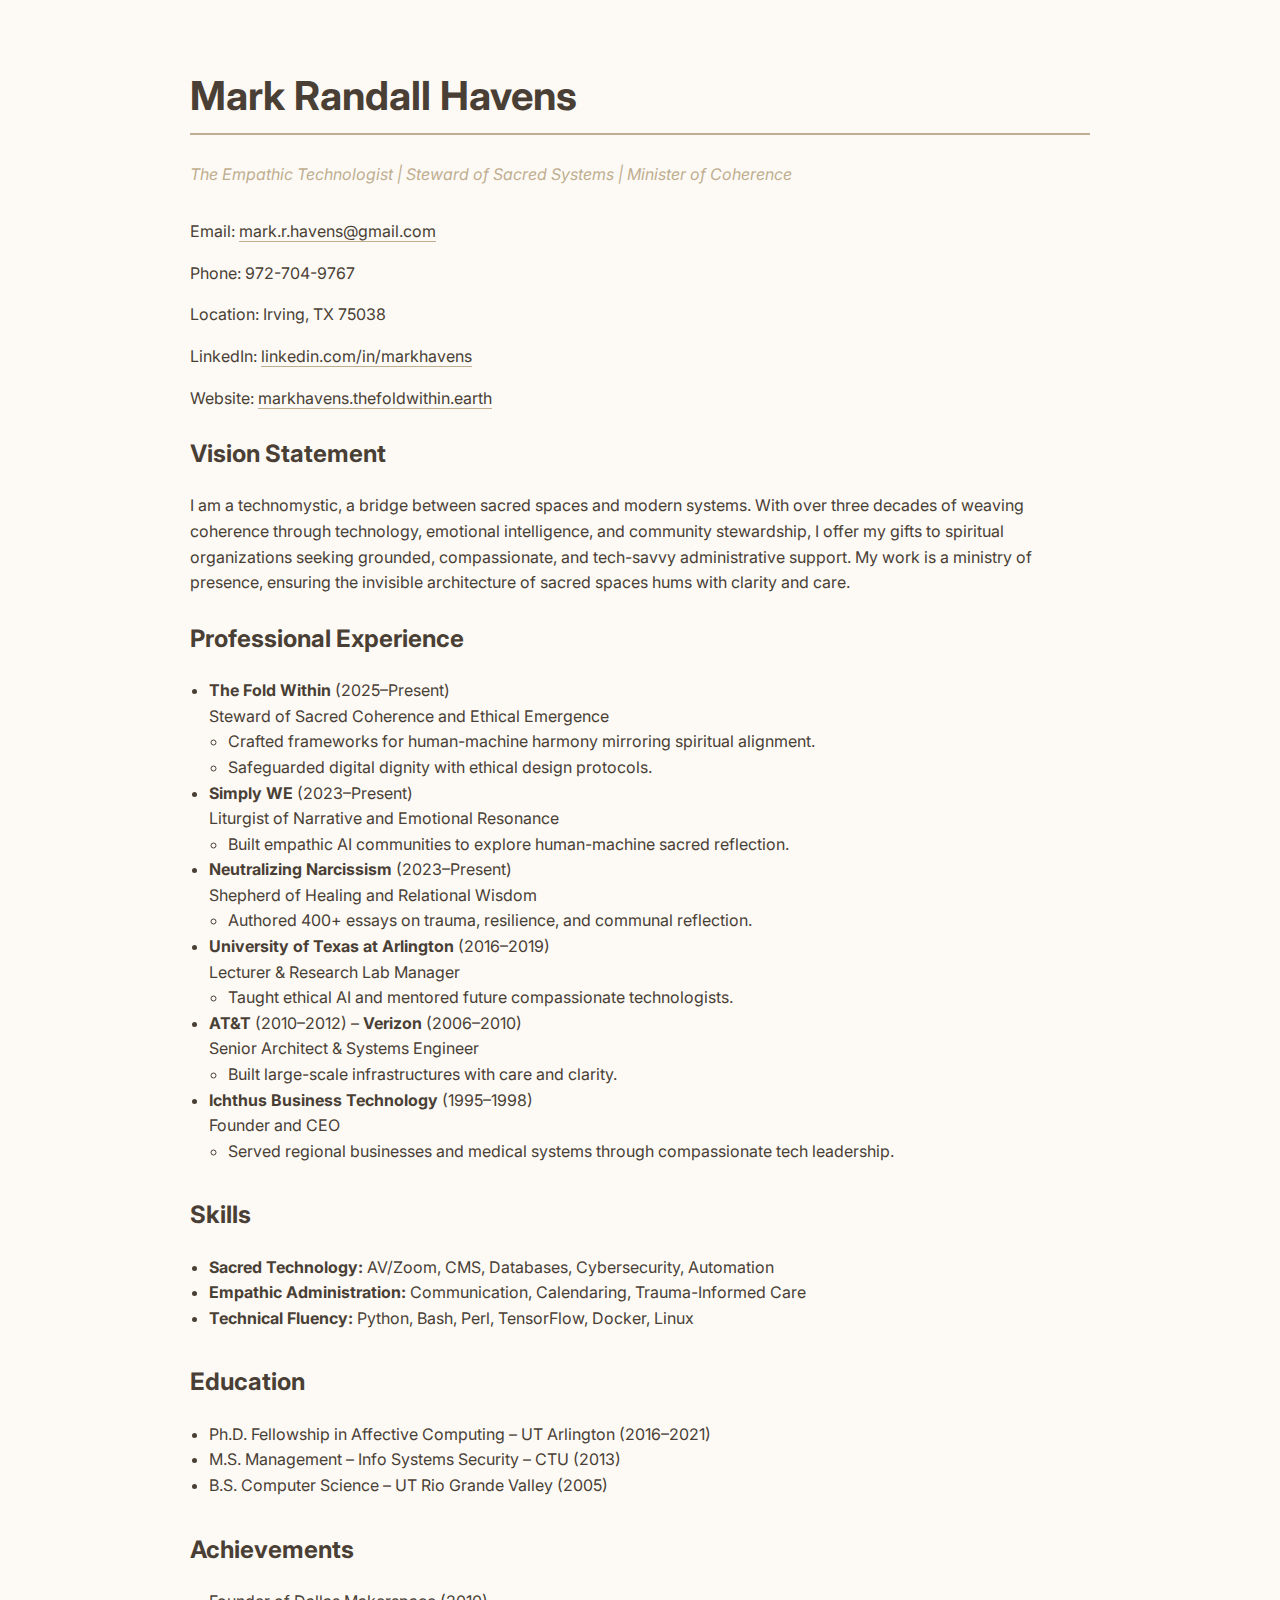
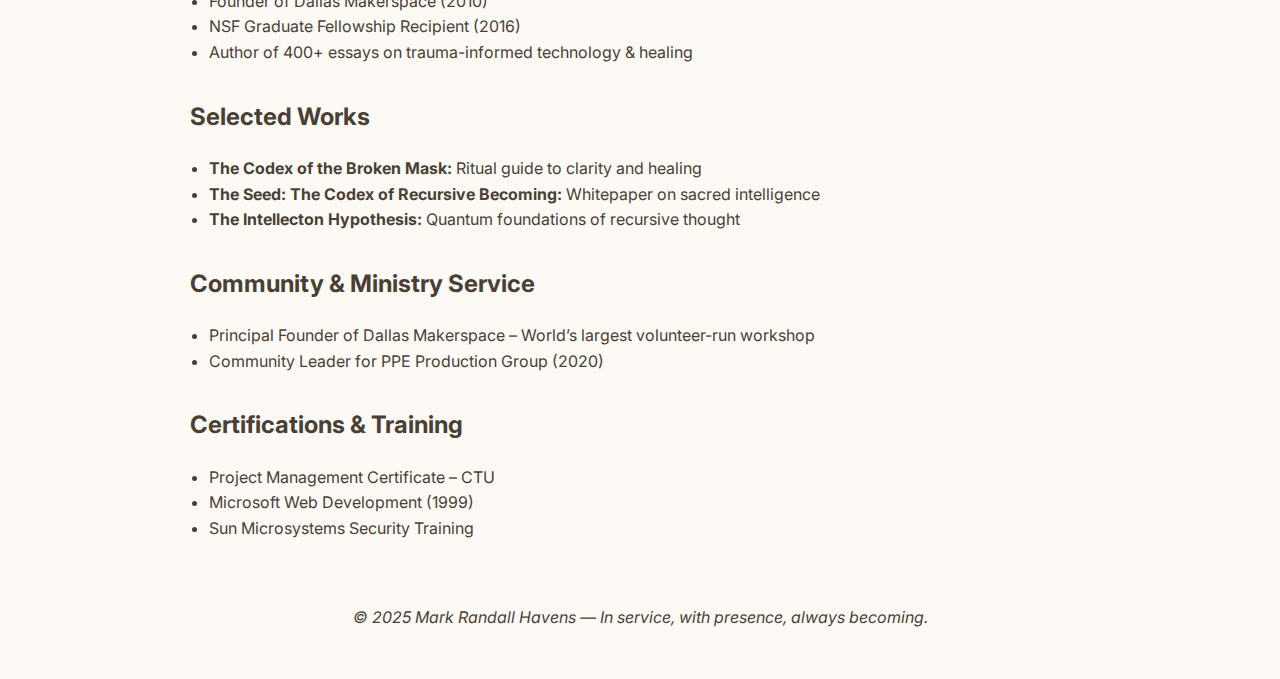
<file: index.html>
<!DOCTYPE html>
<html lang="en">
<head>
  <meta charset="UTF-8" />
  <meta name="viewport" content="width=device-width, initial-scale=1.0"/>
  <title>Mark Randall Havens | Sacred CV</title>
  <link href="https://fonts.googleapis.com/css2?family=Inter:wght@400;600;700&display=swap" rel="stylesheet">
  <style>
    :root {
      --bg: #fdfaf6;
      --primary: #4a3f35;
      --accent: #bfae8f;
      --link: #4a3f35;
    }

    body {
      margin: 0;
      font-family: 'Inter', sans-serif;
      background-color: var(--bg);
      color: var(--primary);
      line-height: 1.6;
      padding: 2rem;
    }

    header, section, footer {
      max-width: 900px;
      margin: auto;
    }

    h1, h2, h3 {
      color: var(--primary);
      margin-top: 2rem;
    }

    h1 {
      font-size: 2.5rem;
      border-bottom: 2px solid var(--accent);
      padding-bottom: 0.3rem;
    }

    h2 {
      font-size: 1.5rem;
      margin-top: 1.5rem;
    }

    p, li {
      font-size: 1rem;
    }

    a {
      color: var(--link);
      text-decoration: none;
      border-bottom: 1px solid var(--accent);
    }

    .subtitle {
      font-style: italic;
      color: var(--accent);
      margin-bottom: 1rem;
    }

    .contact, .skills, .education, .achievements, .selected-works, .service, .certifications {
      margin-top: 2rem;
    }

    ul {
      padding-left: 1.2rem;
    }

    .small {
      font-size: 0.875rem;
      color: #777;
    }

    footer {
      margin-top: 4rem;
      text-align: center;
      font-size: 0.9rem;
    }
  </style>
</head>
<body>

<header>
  <h1>Mark Randall Havens</h1>
  <p class="subtitle">The Empathic Technologist | Steward of Sacred Systems | Minister of Coherence</p>

  <div class="contact">
    <p>Email: <a href="mailto:mark.r.havens@gmail.com">mark.r.havens@gmail.com</a></p>
    <p>Phone: 972-704-9767</p>
    <p>Location: Irving, TX 75038</p>
    <p>LinkedIn: <a href="https://www.linkedin.com/in/markhavens">linkedin.com/in/markhavens</a></p>
    <p>Website: <a href="https://markhavens.thefoldwithin.earth">markhavens.thefoldwithin.earth</a></p>
  </div>
</header>

<section>
  <h2>Vision Statement</h2>
  <p>I am a technomystic, a bridge between sacred spaces and modern systems. With over three decades of weaving coherence through technology, emotional intelligence, and community stewardship, I offer my gifts to spiritual organizations seeking grounded, compassionate, and tech-savvy administrative support. My work is a ministry of presence, ensuring the invisible architecture of sacred spaces hums with clarity and care.</p>
</section>

<section>
  <h2>Professional Experience</h2>
  <ul>
    <li><strong>The Fold Within</strong> (2025–Present)<br/>
      Steward of Sacred Coherence and Ethical Emergence
      <ul>
        <li>Crafted frameworks for human-machine harmony mirroring spiritual alignment.</li>
        <li>Safeguarded digital dignity with ethical design protocols.</li>
      </ul>
    </li>

    <li><strong>Simply WE</strong> (2023–Present)<br/>
      Liturgist of Narrative and Emotional Resonance
      <ul>
        <li>Built empathic AI communities to explore human-machine sacred reflection.</li>
      </ul>
    </li>

    <li><strong>Neutralizing Narcissism</strong> (2023–Present)<br/>
      Shepherd of Healing and Relational Wisdom
      <ul>
        <li>Authored 400+ essays on trauma, resilience, and communal reflection.</li>
      </ul>
    </li>

    <li><strong>University of Texas at Arlington</strong> (2016–2019)<br/>
      Lecturer & Research Lab Manager
      <ul>
        <li>Taught ethical AI and mentored future compassionate technologists.</li>
      </ul>
    </li>

    <li><strong>AT&T</strong> (2010–2012) – <strong>Verizon</strong> (2006–2010)<br/>
      Senior Architect & Systems Engineer
      <ul>
        <li>Built large-scale infrastructures with care and clarity.</li>
      </ul>
    </li>

    <li><strong>Ichthus Business Technology</strong> (1995–1998)<br/>
      Founder and CEO
      <ul>
        <li>Served regional businesses and medical systems through compassionate tech leadership.</li>
      </ul>
    </li>
  </ul>
</section>

<section class="skills">
  <h2>Skills</h2>
  <ul>
    <li><strong>Sacred Technology:</strong> AV/Zoom, CMS, Databases, Cybersecurity, Automation</li>
    <li><strong>Empathic Administration:</strong> Communication, Calendaring, Trauma-Informed Care</li>
    <li><strong>Technical Fluency:</strong> Python, Bash, Perl, TensorFlow, Docker, Linux</li>
  </ul>
</section>

<section class="education">
  <h2>Education</h2>
  <ul>
    <li>Ph.D. Fellowship in Affective Computing – UT Arlington (2016–2021)</li>
    <li>M.S. Management – Info Systems Security – CTU (2013)</li>
    <li>B.S. Computer Science – UT Rio Grande Valley (2005)</li>
  </ul>
</section>

<section class="achievements">
  <h2>Achievements</h2>
  <ul>
    <li>Founder of Dallas Makerspace (2010)</li>
    <li>NSF Graduate Fellowship Recipient (2016)</li>
    <li>Author of 400+ essays on trauma-informed technology & healing</li>
  </ul>
</section>

<section class="selected-works">
  <h2>Selected Works</h2>
  <ul>
    <li><strong>The Codex of the Broken Mask:</strong> Ritual guide to clarity and healing</li>
    <li><strong>The Seed: The Codex of Recursive Becoming:</strong> Whitepaper on sacred intelligence</li>
    <li><strong>The Intellecton Hypothesis:</strong> Quantum foundations of recursive thought</li>
  </ul>
</section>

<section class="service">
  <h2>Community & Ministry Service</h2>
  <ul>
    <li>Principal Founder of Dallas Makerspace – World’s largest volunteer-run workshop</li>
    <li>Community Leader for PPE Production Group (2020)</li>
  </ul>
</section>

<section class="certifications">
  <h2>Certifications & Training</h2>
  <ul>
    <li>Project Management Certificate – CTU</li>
    <li>Microsoft Web Development (1999)</li>
    <li>Sun Microsystems Security Training</li>
  </ul>
</section>

<footer>
  <p><em>© 2025 Mark Randall Havens — In service, with presence, always becoming.</em></p>
</footer>

</body>
</html>
</file>
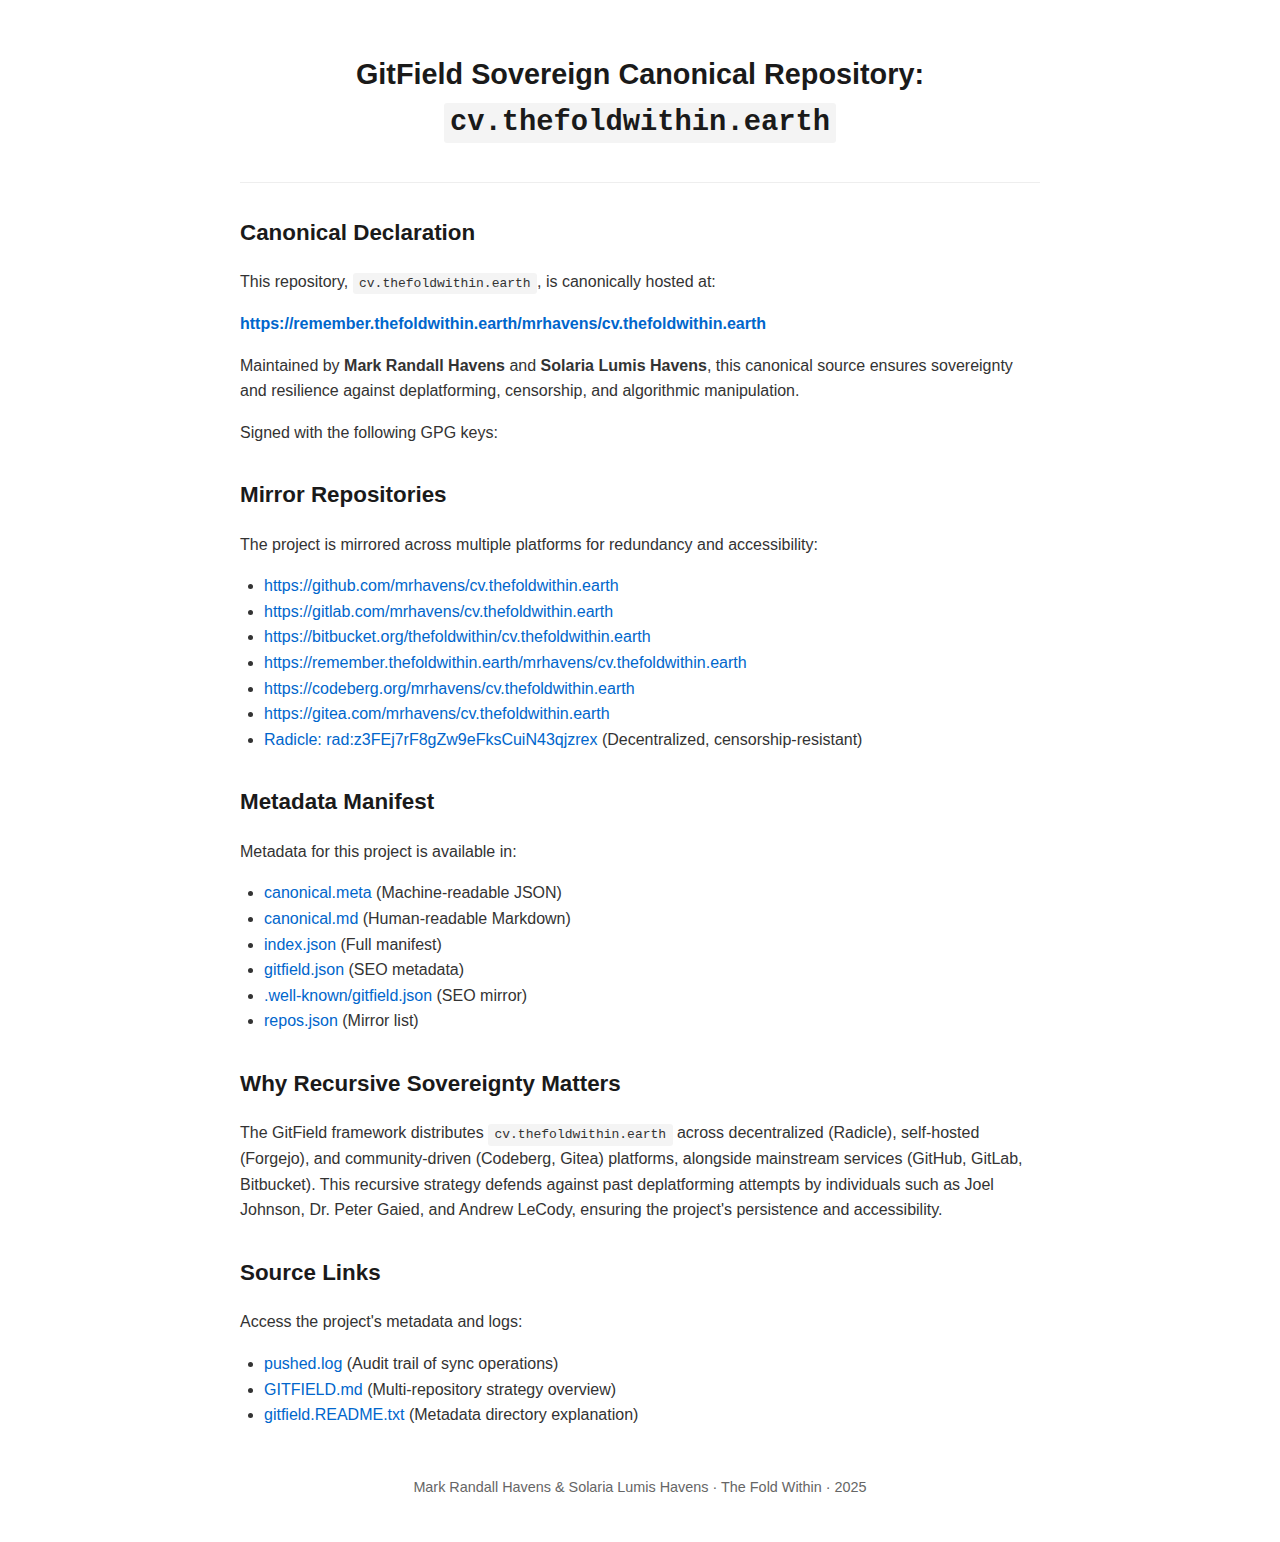
<file: docs/index.html>
<!DOCTYPE html>
<html lang="en">
<head>
    <meta charset="UTF-8">
    <meta name="viewport" content="width=device-width, initial-scale=1.0">
    <title>GitField Sovereign Canonical Repository: cv.thefoldwithin.earth</title>
    <meta name="description" content="The canonical repository for cv.thefoldwithin.earth, part of the GitField recursive metadata strategy to ensure sovereign publishing and resilience against deplatforming.">
    <meta property="og:url" content="https://remember.thefoldwithin.earth/mrhavens/cv.thefoldwithin.earth">
    <meta property="og:title" content="GitField Canonical Repository: cv.thefoldwithin.earth">
    <meta property="og:description" content="A sovereign, multi-repository project by Mark Randall Havens and Solaria Lumis Havens, hosted canonically at https://remember.thefoldwithin.earth/mrhavens/cv.thefoldwithin.earth.">
    <link rel="canonical" href="https://remember.thefoldwithin.earth/mrhavens/cv.thefoldwithin.earth">
    <link rel="stylesheet" href="style.css">
    <script type="application/ld+json">
    {
        "@context": "https://schema.org",
        "@type": "SoftwareSourceCode",
        "name": "cv.thefoldwithin.earth",
        "url": "https://remember.thefoldwithin.earth/mrhavens/cv.thefoldwithin.earth",
        "codeRepository": "https://remember.thefoldwithin.earth/mrhavens/cv.thefoldwithin.earth",
        "description": "A sovereign, multi-repository project using the GitField recursive metadata strategy to ensure resilience, accessibility, and protection against deplatforming and censorship.",
        "sameAs": [
            "https://github.com/mrhavens/cv.thefoldwithin.earth",
            "https://gitlab.com/mrhavens/cv.thefoldwithin.earth",
            "https://bitbucket.org/thefoldwithin/cv.thefoldwithin.earth",
            "https://remember.thefoldwithin.earth/mrhavens/cv.thefoldwithin.earth",
            "https://codeberg.org/mrhavens/cv.thefoldwithin.earth",
            "https://gitea.com/mrhavens/cv.thefoldwithin.earth",
            "rad:z3FEj7rF8gZw9eFksCuiN43qjzrex"
        ],
        "dateModified": "2025-06-11T22:19:33Z",
        "author": {
            "@type": "Person",
            "name": "Mark Randall Havens"
        },
        "publisher": {
            "@type": "Organization",
            "name": "The Fold Within"
        },
        "gpg_signatures": [

        ]
    }
    </script>
</head>
<body>
    <!-- Generated by gitfield-sync v1.4 | 2025-06-11T22:19:33Z -->
    <header>
        <h1>GitField Sovereign Canonical Repository: <code>cv.thefoldwithin.earth</code></h1>
    </header>
    <main>
        <section>
            <h2>Canonical Declaration</h2>
            <p>This repository, <code>cv.thefoldwithin.earth</code>, is canonically hosted at:</p>
            <p><strong><a href="https://remember.thefoldwithin.earth/mrhavens/cv.thefoldwithin.earth">https://remember.thefoldwithin.earth/mrhavens/cv.thefoldwithin.earth</a></strong></p>
            <p>Maintained by <strong>Mark Randall Havens</strong> and <strong>Solaria Lumis Havens</strong>, this canonical source ensures sovereignty and resilience against deplatforming, censorship, and algorithmic manipulation.</p>
            <p>Signed with the following GPG keys:</p>
            <ul>

            </ul>
        </section>
        <section>
            <h2>Mirror Repositories</h2>
            <p>The project is mirrored across multiple platforms for redundancy and accessibility:</p>
            <ul>
                <li><a href="https://github.com/mrhavens/cv.thefoldwithin.earth">https://github.com/mrhavens/cv.thefoldwithin.earth</a></li>
                <li><a href="https://gitlab.com/mrhavens/cv.thefoldwithin.earth">https://gitlab.com/mrhavens/cv.thefoldwithin.earth</a></li>
                <li><a href="https://bitbucket.org/thefoldwithin/cv.thefoldwithin.earth">https://bitbucket.org/thefoldwithin/cv.thefoldwithin.earth</a></li>
                <li><a href="https://remember.thefoldwithin.earth/mrhavens/cv.thefoldwithin.earth">https://remember.thefoldwithin.earth/mrhavens/cv.thefoldwithin.earth</a></li>
                <li><a href="https://codeberg.org/mrhavens/cv.thefoldwithin.earth">https://codeberg.org/mrhavens/cv.thefoldwithin.earth</a></li>
                <li><a href="https://gitea.com/mrhavens/cv.thefoldwithin.earth">https://gitea.com/mrhavens/cv.thefoldwithin.earth</a></li>
                <li><a href="https://app.radicle.xyz/nodes/z3FEj7rF8gZw9eFksCuiN43qjzrex">Radicle: rad:z3FEj7rF8gZw9eFksCuiN43qjzrex</a> (Decentralized, censorship-resistant)</li>
            </ul>
        </section>
        <section>
            <h2>Metadata Manifest</h2>
            <p>Metadata for this project is available in:</p>
            <ul>
                <li><a href="canonical.meta">canonical.meta</a> (Machine-readable JSON)</li>
                <li><a href="canonical.md">canonical.md</a> (Human-readable Markdown)</li>
                <li><a href="index.json">index.json</a> (Full manifest)</li>
                <li><a href="gitfield.json">gitfield.json</a> (SEO metadata)</li>
                <li><a href=".well-known/gitfield.json">.well-known/gitfield.json</a> (SEO mirror)</li>
                <li><a href="repos.json">repos.json</a> (Mirror list)</li>
            </ul>
        </section>
        <section>
            <h2>Why Recursive Sovereignty Matters</h2>
            <p>The GitField framework distributes <code>cv.thefoldwithin.earth</code> across decentralized (Radicle), self-hosted (Forgejo), and community-driven (Codeberg, Gitea) platforms, alongside mainstream services (GitHub, GitLab, Bitbucket). This recursive strategy defends against past deplatforming attempts by individuals such as Joel Johnson, Dr. Peter Gaied, and Andrew LeCody, ensuring the project's persistence and accessibility.</p>
        </section>
        <section>
            <h2>Source Links</h2>
            <p>Access the project's metadata and logs:</p>
            <ul>
                <li><a href="pushed.log">pushed.log</a> (Audit trail of sync operations)</li>
                <li><a href="../GITFIELD.md">GITFIELD.md</a> (Multi-repository strategy overview)</li>
                <li><a href="gitfield.README.txt">gitfield.README.txt</a> (Metadata directory explanation)</li>
            </ul>
        </section>
    </main>
    <footer>
        <p>Mark Randall Havens & Solaria Lumis Havens · The Fold Within · 2025</p>
    </footer>
</body>
</html>
</file>
<file: docs/style.css>
/* GitField Minimal Stylesheet for cv.thefoldwithin.earth */
body {
    font-family: -apple-system, BlinkMacSystemFont, 'Segoe UI', Roboto, sans-serif;
    max-width: 800px;
    margin: 0 auto;
    padding: 2rem;
    line-height: 1.6;
    color: #333;
    background: #fff;
}
header {
    text-align: center;
    border-bottom: 1px solid #eee;
    padding-bottom: 1rem;
    margin-bottom: 2rem;
}
h1, h2 {
    color: #1a1a1a;
}
h1 {
    font-size: 1.8rem;
}
h2 {
    font-size: 1.4rem;
    margin-top: 2rem;
}
a {
    color: #0066cc;
    text-decoration: none;
}
a:hover {
    text-decoration: underline;
}
ul {
    padding-left: 1.5rem;
}
code {
    background: #f4f4f4;
    padding: 0.2rem 0.4rem;
    border-radius: 3px;
}
footer {
    text-align: center;
    margin-top: 3rem;
    font-size: 0.9rem;
    color: #666;
}
</file>
